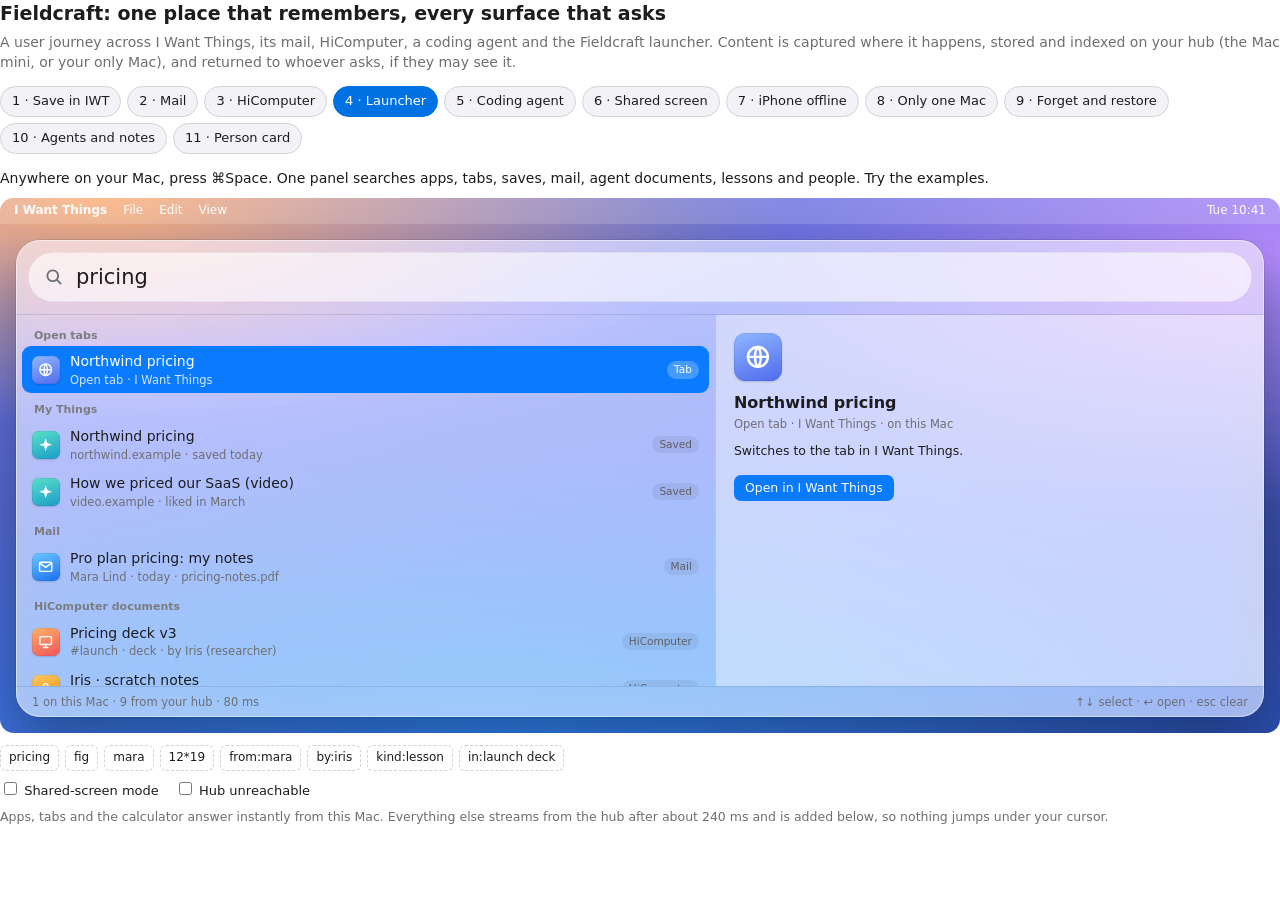
<file: docs/plans/personal-index-prototype.html>
<!doctype html>
<html lang="en"><head><meta charset="utf-8"><meta name="viewport" content="width=device-width,initial-scale=1">
<title>Fieldcraft nexus — user journey prototype</title>
<style>
:root{--fg:var(--foreground,#1d1d1f);--mf:var(--muted-foreground,#6e6e73);--bd:var(--border,#d2d2d7);--pr:var(--primary,#0071e3);--pf:var(--primary-foreground,#fff);--sc:var(--secondary,#f2f2f7);--r:var(--radius,10px);--sys:-apple-system,"SF Pro Text",BlinkMacSystemFont,system-ui,"Helvetica Neue",sans-serif;--acc:#0a7aff}
*{box-sizing:border-box}
body{margin:0;font-family:var(--font-sans,var(--sys));font-size:14px;line-height:1.45;color:var(--fg)}
h1{font-size:19px;margin:0 0 4px}
.lead{color:var(--mf);margin:0 0 14px}
.steps{display:flex;flex-wrap:wrap;gap:6px;margin-bottom:14px}
.steps button,.pbtn{font:inherit;font-size:13px;border:1px solid var(--bd);background:var(--sc);color:var(--fg);border-radius:999px;padding:5px 11px;cursor:pointer}
.steps button[aria-selected=true],.pbtn.pri{background:var(--pr);color:var(--pf);border-color:var(--pr)}
.scene{display:none}.scene.on{display:block}
.story{margin:0 0 10px}
.flow{display:flex;flex-wrap:wrap;gap:6px;align-items:center;margin-top:12px;font-size:12.5px}
.flow span{background:var(--sc);border:1px solid var(--bd);border-radius:8px;padding:5px 9px}
.flow b{color:var(--mf);font-weight:400}
.note{font-size:12.5px;color:var(--mf);margin:8px 0 0}
.chips{display:flex;flex-wrap:wrap;gap:6px;margin:12px 0 8px}
.chips button{font:inherit;font-size:12px;border:1px dashed var(--bd);background:transparent;color:var(--fg);border-radius:6px;padding:3px 8px;cursor:pointer}
.toggles{display:flex;flex-wrap:wrap;gap:16px;font-size:13px}
.toggles input{accent-color:var(--pr)}
/* desktop + mac surfaces */
.desk{position:relative;padding:16px;border-radius:14px;overflow:hidden;font-family:var(--sys);color:#1d1d1f;background:radial-gradient(90% 70% at 8% 0%,#ffb27a 0,rgba(255,178,122,0) 60%),radial-gradient(80% 80% at 100% 10%,#b58cff 0,rgba(181,140,255,0) 60%),radial-gradient(110% 90% at 40% 110%,#2f8cff 0,rgba(47,140,255,0) 70%),linear-gradient(165deg,#6f7ff0,#2b3f9c)}
.desk.ctr{display:flex;justify-content:center}
.menu{display:flex;gap:16px;align-items:center;margin:-16px -16px 16px;padding:4px 14px;font-size:12px;color:#fff;background:rgba(255,255,255,.16);-webkit-backdrop-filter:blur(20px);backdrop-filter:blur(20px)}
.menu b{font-weight:700}.menu .sp{flex:1}
.share{background:#30d158;color:#fff;border-radius:5px;padding:0 7px;font-weight:600}
.mw{border-radius:12px;overflow:hidden;background:rgba(244,244,247,.8);-webkit-backdrop-filter:blur(30px) saturate(1.8);backdrop-filter:blur(30px) saturate(1.8);box-shadow:0 0 0 .5px rgba(0,0,0,.28),0 20px 50px rgba(0,0,0,.35);font-size:13px}
.tb{display:flex;align-items:center;gap:10px;height:48px;padding:0 14px;border-bottom:.5px solid rgba(0,0,0,.12);background:#fafafa}
.tb .ttl{font-weight:600;font-size:13.5px}.tb .sub{color:#86868b;font-size:11.5px}
.tl{display:flex;gap:8px;flex:none}.tl i{width:12px;height:12px;border-radius:50%;background:#ff5f57;box-shadow:inset 0 0 0 .5px rgba(0,0,0,.18)}.tl i+i{background:#febc2e}.tl i+i+i{background:#28c840}
.split{display:grid;grid-template-columns:168px 1fr}
.split3{display:grid;grid-template-columns:150px 200px 1fr}
.sb{padding:14px 8px;min-width:0}.sb .tl{margin:0 6px 18px}
.sh{font-size:11px;font-weight:600;color:#8a8a8e;padding:10px 8px 3px}
.si{display:flex;align-items:center;gap:8px;padding:4px 8px;border-radius:7px;white-space:nowrap;overflow:hidden}
.si.on{background:rgba(0,0,0,.09);font-weight:500}.si .n{margin-left:auto;color:#8a8a8e;font-size:11.5px}
.main{background:#fff;min-width:0;border-left:.5px solid rgba(0,0,0,.1)}
.ic{display:inline-flex;align-items:center;justify-content:center;flex:none;box-shadow:inset 0 0 0 .5px rgba(0,0,0,.12),0 1px 2px rgba(0,0,0,.15);color:#fff;font-weight:600}
.ic svg{fill:none;stroke:#fff;stroke-width:2;stroke-linecap:round;stroke-linejoin:round}
.mb{font:inherit;font-size:12.5px;border:0;border-radius:7px;padding:4px 11px;background:#fff;color:#1d1d1f;box-shadow:0 0 0 .5px rgba(0,0,0,.2),0 1px 1.5px rgba(0,0,0,.1);cursor:default}
.mb.pri{background:var(--acc);color:#fff;box-shadow:none}.mb.red{color:#e5372c}
.dim{color:#86868b}.grn{color:#1f9d4c}.red{color:#e5372c}
/* IWT browser */
.url{flex:1;display:flex;align-items:center;justify-content:center;gap:6px;height:30px;border-radius:999px;background:rgba(0,0,0,.055);color:#3a3a3c;font-size:12.5px}
.chev{color:#8a8a8e;font-size:17px;letter-spacing:8px}
.page{padding:22px 24px 64px;background:#fff}
.plans{display:grid;grid-template-columns:repeat(3,1fr);gap:10px;margin-top:12px}
.plan{border:1px solid #e5e5ea;border-radius:12px;padding:12px}.plan b{display:block;font-size:20px;margin:4px 0}
.plan.hl{border-color:#5856d6;box-shadow:0 0 0 1px #5856d6}
.toast{position:absolute;left:50%;transform:translateX(-50%);bottom:44px;display:flex;gap:10px;align-items:center;white-space:nowrap;background:rgba(40,40,44,.86);color:#fff;-webkit-backdrop-filter:blur(20px);backdrop-filter:blur(20px);border-radius:999px;padding:7px 14px;font-size:12.5px;box-shadow:0 8px 24px rgba(0,0,0,.3)}
[hidden]{display:none!important}.toast a{color:#64b5ff;cursor:pointer;font-weight:600}
/* mail + hc */
.ml{border-left:.5px solid rgba(0,0,0,.1);background:#fff;min-width:0}
.mr{padding:9px 12px;border-bottom:.5px solid #e5e5ea}.mr div{white-space:nowrap;overflow:hidden;text-overflow:ellipsis}
.mr .h{display:flex;justify-content:space-between;gap:6px}.mr .p{color:#86868b;font-size:12px}
.mr.on{background:var(--acc);color:#fff;border-radius:8px;margin:4px 6px;border:0}.mr.on .p,.mr.on .dim{color:rgba(255,255,255,.8)}
.rd{padding:16px 18px}.who{display:flex;gap:10px;align-items:center;padding-bottom:10px;border-bottom:.5px solid #e5e5ea;margin-bottom:10px}
.att{display:inline-flex;gap:8px;align-items:center;border:.5px solid #d1d1d6;border-radius:9px;padding:6px 10px;margin-top:6px}
.msg{display:flex;gap:10px;padding:10px 16px}.msg .bd{flex:1;min-width:0}
.card{display:flex;gap:10px;align-items:center;border:.5px solid #d1d1d6;border-radius:10px;padding:9px 11px;margin-top:6px;background:#fbfbfd}
.compose{margin:8px 16px 14px;border-radius:999px;border:.5px solid #d1d1d6;padding:7px 14px;color:#a1a1a6}
.vb{display:inline-block;font-size:10.5px;border-radius:999px;padding:0 6px;background:rgba(10,122,255,.12);color:#0a63d6;font-weight:500;vertical-align:1px}
/* terminal */
.term{background:rgba(28,28,30,.92);color:#e5e5ea}.term .tb{background:#2c2c2e;border-color:#000;color:#d1d1d6;justify-content:space-between}
.term pre{margin:0;padding:14px 16px;font:12px/1.55 var(--font-mono,ui-monospace,"SF Mono",Menlo,monospace);white-space:pre-wrap}
.term .dim{color:#8e8e93}.term .grn{color:#32d74b}.term .red{color:#ff6961}
/* launcher */
.glass{position:relative;border-radius:24px;overflow:hidden;background:rgba(246,246,250,.62);-webkit-backdrop-filter:blur(30px) saturate(1.9);backdrop-filter:blur(30px) saturate(1.9);box-shadow:0 0 0 .5px rgba(0,0,0,.2),inset 0 0 0 1px rgba(255,255,255,.5),0 26px 60px rgba(0,0,0,.35)}
.lhead{padding:12px}
.field{display:flex;align-items:center;gap:10px;height:50px;padding:0 16px;border-radius:999px;background:rgba(255,255,255,.6);box-shadow:inset 0 0 0 .5px rgba(0,0,0,.1)}
.field input{flex:1;min-width:0;font:400 21px var(--sys);border:0;outline:0;background:transparent;color:#1d1d1f}
.field svg{fill:none;stroke:#6e6e73;stroke-width:2.2;stroke-linecap:round;flex:none}
.mode{display:none;font-size:11px;font-weight:600;border-radius:999px;padding:2px 9px;white-space:nowrap}.mode.on{display:inline-block}
#mShare{background:#ff9f0a;color:#fff}#mOff{background:rgba(0,0,0,.12);color:#3a3a3c}
.lbody{display:grid;grid-template-columns:56% 44%;height:372px;border-top:.5px solid rgba(0,0,0,.1)}
.list{position:relative;overflow:auto;padding:4px 0 8px}
.grp{font-size:11px;font-weight:600;color:#7c7c80;padding:9px 18px 3px}
.it{display:flex;gap:10px;align-items:center;padding:5px 10px;margin:0 6px;border-radius:9px}
.it .t{flex:1;min-width:0}.it .t div{white-space:nowrap;overflow:hidden;text-overflow:ellipsis}
.it .ss{font-size:11.5px;color:#6e6e73}
.src{flex:none;font-size:10.5px;border-radius:999px;padding:1px 7px;background:rgba(0,0,0,.06);color:#5f5f64}
.it.sel{background:var(--acc);color:#fff}.it.sel .ss{color:rgba(255,255,255,.82)}.it.sel .src{background:rgba(255,255,255,.24);color:#fff}
.wait{display:flex;gap:8px;align-items:center;padding:8px 18px;font-size:12px;color:#7c7c80}
.spin{width:12px;height:12px;border:2px solid rgba(0,0,0,.15);border-top-color:#6e6e73;border-radius:50%;animation:sp .8s linear infinite}@keyframes sp{to{transform:rotate(360deg)}}
.pv{border-left:.5px solid rgba(0,0,0,.1);background:rgba(255,255,255,.4);padding:18px;overflow:auto;font-size:12.5px}
.pv h3{margin:10px 0 2px;font-size:16px}.pv .meta{color:#6e6e73;font-size:11.5px;margin-bottom:10px}
.pv .act{display:flex;flex-wrap:wrap;gap:6px;margin-top:14px}
.shot{border-radius:9px;background:linear-gradient(180deg,#fff,#f1f1f6);box-shadow:0 0 0 .5px rgba(0,0,0,.12);padding:8px;font-size:11px;margin-bottom:10px}
.pc h4{margin:12px 0 4px;font-size:11px;font-weight:600;color:#7c7c80}.pc .ln{display:flex;gap:7px;align-items:center;padding:3px 0}
.pc a{color:var(--acc);cursor:pointer;font-size:11.5px;margin-left:auto}
.lfoot{display:flex;justify-content:space-between;gap:8px;padding:7px 16px;border-top:.5px solid rgba(0,0,0,.1);font-size:11.5px;color:#6e6e73}
.empty{color:#86868b;padding:4px 0}
/* settings */
.set{background:#f5f5f7;padding:18px 20px}
.hero{display:flex;gap:12px;align-items:center;margin-bottom:14px}.hero h2{margin:0;font-size:17px}
.box{background:#fff;border-radius:10px;box-shadow:0 0 0 .5px rgba(0,0,0,.1);margin-bottom:12px}
.box>.r{display:flex;align-items:center;gap:10px;padding:9px 12px}.box>.r+.r{border-top:.5px solid #e5e5ea}
.box .r .l{flex:1;min-width:0}
.bt{font-size:11px;font-weight:600;color:#7c7c80;margin:0 4px 5px}
.bar{height:6px;border-radius:3px;background:#e5e5ea;overflow:hidden;display:flex}.bar i{display:block;height:100%}
.sw{width:30px;height:18px;border-radius:9px;background:#34c759;position:relative;flex:none}.sw:after{content:"";position:absolute;right:2px;top:2px;width:14px;height:14px;border-radius:50%;background:#fff;box-shadow:0 1px 2px rgba(0,0,0,.3)}
.seg{display:inline-flex;background:rgba(0,0,0,.07);border-radius:8px;padding:2px}.seg button{font:inherit;font-size:12px;border:0;background:transparent;border-radius:6px;padding:3px 10px;color:#1d1d1f}.seg button.on{background:#fff;box-shadow:0 1px 2px rgba(0,0,0,.18)}
.lock{display:inline-flex;gap:4px;align-items:center;font-size:10.5px;border-radius:999px;padding:1px 7px;background:#fff1d6;color:#9a5b00;white-space:nowrap}
.lg{display:inline-flex;gap:5px;align-items:center;margin-right:10px}.lg i{width:8px;height:8px;border-radius:2px;display:inline-block}
/* phone */
.phone{width:296px;border-radius:50px;padding:11px;background:#1c1c1e;box-shadow:0 0 0 2px #48484a,0 24px 50px rgba(0,0,0,.4)}
.scr{position:relative;border-radius:40px;background:#f2f2f7;overflow:hidden;padding:14px 16px 12px}
.isl{position:absolute;left:50%;top:10px;transform:translateX(-50%);width:92px;height:27px;border-radius:14px;background:#000}
.sbar{display:flex;justify-content:space-between;font-size:13px;font-weight:600;padding:2px 12px 0;height:26px}
.ptitle{font-size:28px;font-weight:700;margin:16px 0 8px}
.psearch{display:flex;gap:6px;align-items:center;background:rgba(118,118,128,.14);border-radius:11px;padding:7px 10px;font-size:15px}
.pban{font-size:12px;background:#fff4d6;color:#8a5300;border-radius:12px;padding:8px 10px;margin:10px 0}
.plist{background:#fff;border-radius:14px;overflow:hidden}.plist .r{display:flex;gap:10px;align-items:center;padding:9px 12px}.plist .r+.r{border-top:.5px solid #e5e5ea}
.thumb{width:40px;height:40px;border-radius:8px;flex:none}
.ptabs{display:flex;justify-content:space-around;margin:66px 4px 6px;padding:7px 4px;border-radius:999px;background:rgba(255,255,255,.75);box-shadow:0 0 0 .5px rgba(0,0,0,.1),0 6px 18px rgba(0,0,0,.12);font-size:10px;color:#6e6e73}
.ptabs span{display:flex;flex-direction:column;align-items:center;gap:1px;padding:3px 8px;white-space:nowrap;border-radius:999px}.ptabs .on{color:var(--acc);background:rgba(10,122,255,.1)}
.ptabs svg{fill:none;stroke:currentColor;stroke-width:1.9;stroke-linecap:round;stroke-linejoin:round}
.home{width:110px;height:4px;border-radius:2px;background:#1d1d1f;margin:6px auto 0}
@media (max-width:600px){.split,.split3{grid-template-columns:1fr}.sb,.split3>.ml{display:none}.main{border-left:0}.lbody{grid-template-columns:1fr;height:auto}.list{max-height:300px}.pv{border-left:0;border-top:.5px solid rgba(0,0,0,.1)}.plans{grid-template-columns:1fr}}
</style></head><body>
<h1>Fieldcraft: one place that remembers, every surface that asks</h1>
<p class="lead">A user journey across I Want Things, its mail, HiComputer, a coding agent and the Fieldcraft launcher. Content is captured where it happens, stored and indexed on your hub (the Mac mini, or your only Mac), and returned to whoever asks, if they may see it.</p>
<div class="steps" role="tablist" id="steps"></div>

<section class="scene" data-t="1 · Save in IWT">
<p class="story">You read a competitor's pricing page in I Want Things and save it.</p>
<div class="desk"><div class="mw">
<div class="tb"><div class="tl"><i></i><i></i><i></i></div><span class="chev">‹›</span><div class="url"><svg width="11" height="11" viewBox="0 0 24 24" style="fill:none;stroke:#8a8a8e;stroke-width:2.4"><rect x="5" y="11" width="14" height="10" rx="2"/><path d="M8 11V8a4 4 0 018 0v3"/></svg>northwind.example/pricing</div><button class="mb pri" id="saveBtn">☆ Save to My Things</button></div>
<div class="page"><div style="display:flex;gap:8px;align-items:center"><i data-ic="nw" data-s="22"></i><b>Northwind</b><span class="dim" style="margin-left:auto">Product · Pricing · Docs</span></div>
<h2 style="margin:16px 0 0;font-size:22px">Simple pricing for growing teams</h2>
<div class="plans"><div class="plan">Starter<b>€9</b><span class="dim">per seat / month</span></div><div class="plan hl">Pro<b>€24</b><span class="dim">per seat, annual only</span></div><div class="plan">Enterprise<b>Talk to us</b><span class="dim">SSO, audit log</span></div></div></div>
</div><div class="toast" id="saveToast" style="bottom:28px" hidden><i data-ic="iwt" data-s="16"></i>Saved. On your hub and searchable everywhere in about a second.</div></div>
<div class="flow"><span>IWT captures the page</span><b>→</b><span>Hub stores it (Fieldcraft owns My Things)</span><b>→</b><span>1 chunk embedded</span><b>→</b><span>Copied to your iPhone's replica</span></div>
<p class="note">Private windows are never captured. The page image is kept, because sites change their images.</p>
</section>

<section class="scene" data-t="2 · Mail">
<p class="story">Mara replies with her notes on your Pro plan price, with a PDF attached.</p>
<div class="desk"><div class="mw split3">
<div class="sb"><div class="tl"><i></i><i></i><i></i></div><div class="sh">Favorites</div><div class="si on"><i data-g="env"></i>Inbox<span class="n">3</span></div><div class="si"><i data-g="star"></i>VIP</div><div class="si"><i data-g="flag"></i>Flagged</div><div class="sh">Mailboxes</div><div class="si"><i data-g="send"></i>Sent</div><div class="si"><i data-g="box"></i>Archive</div><div class="sh">Fieldcraft</div><div class="si dim" style="font-size:11.5px">Indexed 12,480</div></div>
<div class="ml"><div class="tb"><span class="ttl">Inbox</span><span class="sub">3 unread</span></div>
<div class="mr on"><div class="h"><b>Mara Lind</b><span class="dim">09:12</span></div><div>Pro plan pricing: my notes</div><div class="p">I'd go €19 per seat, monthly allowed…</div></div>
<div class="mr"><div class="h"><b>Northwind</b><span class="dim">Oct 31</span></div><div>Your invoice for October</div><div class="p">Invoice NW-1043 is ready</div></div>
<div class="mr"><div class="h"><b>SaaS Weekly</b><span class="dim">Oct 30</span></div><div>5 pricing myths</div><div class="p">This week: seats vs usage</div></div></div>
<div class="main rd"><div class="who"><i data-ic="p:ML" data-s="34"></i><div><b>Mara Lind</b><div class="dim" style="font-size:11.5px">to you · today 09:12</div></div></div>
<b style="font-size:15px">Pro plan pricing: my notes</b><p>I'd go €19 per seat, monthly allowed. Annual-only killed our trial conversion last time. Notes attached.</p>
<div class="att"><i data-ic="pdf" data-s="24"></i><div>pricing-notes.pdf<div class="dim" style="font-size:11px">240 KB</div></div></div></div>
</div></div>
<div class="flow"><span>Mail fetched on device</span><b>→</b><span>Headers + new text sent to hub (quoted replies stripped)</span><b>→</b><span>PDF text extracted, file stays in Gmail</span><b>→</b><span>Invoice and newsletter: keyword index only</span></div>
<p class="note">Automated mail is searchable by keywords but not embedded, which keeps the index small.</p>
</section>

<section class="scene" data-t="3 · HiComputer">
<p class="story">In the #launch room, the researcher agent Iris turns both into a deck.</p>
<div class="desk"><div class="mw split">
<div class="sb"><div class="tl"><i></i><i></i><i></i></div><div class="sh">Rooms</div><div class="si on"># launch</div><div class="si"># billing</div><div class="si"># design</div><div class="sh">Agents</div><div class="si"><i data-ic="p:Ir" data-s="18"></i>Iris · researcher</div><div class="si"><i data-ic="p:Ot" data-s="18"></i>Otto · implementer</div></div>
<div class="main"><div class="tb"><span class="ttl"># launch</span><span class="sub">You, Mara, Iris</span></div>
<div class="msg"><i data-ic="p:Me" data-s="30"></i><div class="bd"><b>You</b> <span class="dim">10:02</span><div>Iris, compare Northwind with Mara's notes and draft our pricing.</div></div></div>
<div class="msg"><i data-ic="p:Ir" data-s="30"></i><div class="bd"><b>Iris</b> <span class="vb">researcher ✓</span> <span class="dim">10:06</span><div>Done. Recommending €19/seat monthly, €16 annual.</div><div class="card"><i data-ic="deck" data-s="30"></i><div><b>Pricing deck v3</b><div class="dim" style="font-size:11.5px">Deck · 6 slides · #launch</div></div></div></div></div>
<div class="compose">Message #launch</div></div></div></div>
<div class="flow"><span>Relay sends the latest version + room members</span><b>→</b><span>Hub indexes the text, tags author Iris (verified)</span><b>→</b><span>Only #launch members can find it</span></div>
<p class="note">Older versions and attachments stay in the relay; the hub keeps text and a link.</p>
</section>

<section class="scene" data-t="4 · Launcher" data-q="pricing">
<p class="story">Anywhere on your Mac, press ⌘Space. One panel searches apps, tabs, saves, mail, agent documents, lessons and people. Try the examples.</p>
<div class="slot"></div>
<p class="note">Apps, tabs and the calculator answer instantly from this Mac. Everything else streams from the hub after about 240 ms and is added below, so nothing jumps under your cursor.</p>
</section>

<section class="scene" data-t="5 · Coding agent">
<p class="story">Later, a coding agent is asked to wire the new price into checkout. It gets the right memories without being told where they are.</p>
<div class="desk"><div class="mw term"><div class="tb"><div class="tl"><i></i><i></i><i></i></div><span>billing-service — claude — 96×24</span><span style="width:52px"></span></div>
<pre>&gt; wire the Pro plan price into checkout
<span class="dim">fieldcraft · should memory help this prompt? yes (0.71)</span>
<span class="dim">fieldcraft · injected 3 notes:</span>
<span class="grn">✓</span> lesson: Stripe price ids live in config/billing.toml  <span class="dim">otto (implementer) ✓</span>
<span class="grn">✓</span> HiComputer: Pricing deck v3 · €19 monthly, €16 annual <span class="dim">iris (researcher) #launch</span>
<span class="grn">✓</span> lesson: checkout tests need STRIPE_MOCK=1              <span class="dim">codex (implementer)</span>
<span class="red">✗</span> <span class="dim">Iris's private scratch notes: not shown (private to Iris)</span>
<span class="red">✗</span> <span class="dim">Mara's mail: not shown (agents can't read your mail unless you allow it)</span></pre></div></div>
<div class="flow"><span>Hook asks the hub</span><b>→</b><span>Access checked before ranking</span><b>→</b><span>Lessons + room docs the agent may see</span><b>→</b><span>Outcome recorded when the agent uses one</span></div>
</section>

<section class="scene" data-t="6 · Shared screen">
<p class="story">You share your screen in a call and open the launcher. Mail, private notes, people and anything not marked safe to show are hidden, and the panel says so.</p>
<div class="desk"><div class="menu"><b>Fieldcraft</b><span>File</span><span>Edit</span><span class="sp"></span><span class="share">▣ Sharing screen</span><span>Tue 10:41</span></div>
<div class="glass" style="max-width:380px;margin:20px auto 30px;padding:14px 16px;display:flex;gap:12px;align-items:center"><i data-ic="fc" data-s="38"></i><div><b>Shared-screen mode is on</b><div style="font-size:12px;color:#3a3a3c">Mail, people and private notes are hidden from the launcher until the share ends.</div></div></div></div>
<div class="flow"><span>macOS reports a screen share (or you flip the switch)</span><b>→</b><span>Launcher sends display context "shared"</span><b>→</b><span>Hub filters before ranking</span></div>
<p class="note">Search "pricing" in the launcher and compare with the normal view.</p>
<p><button class="pbtn pri" id="goShare">Show it in the launcher</button></p>
</section>

<section class="scene" data-t="7 · iPhone offline">
<p class="story">On a train with no signal, you look up the Northwind page on your iPhone and save another one.</p>
<div class="desk ctr"><div class="phone"><div class="scr"><div class="isl"></div><div class="sbar"><span>9:41</span><span style="display:flex;gap:5px;align-items:center"><svg width="17" height="11" viewBox="0 0 17 11" style="fill:#c7c7cc"><rect x="0" y="7" width="3" height="4" rx="1"/><rect x="4.5" y="5" width="3" height="6" rx="1"/><rect x="9" y="3" width="3" height="8" rx="1"/><rect x="13.5" y="0" width="3" height="11" rx="1"/></svg><svg width="24" height="11" viewBox="0 0 24 11"><rect x=".5" y=".5" width="20" height="10" rx="3" style="fill:none;stroke:#8a8a8e"/><rect x="2" y="2" width="13" height="7" rx="1.6" style="fill:#1d1d1f"/><rect x="21.5" y="3.5" width="1.5" height="4" rx=".7" style="fill:#8a8a8e"/></svg></span></div>
<div class="ptitle">My Things</div><div class="psearch"><svg width="14" height="14" viewBox="0 0 24 24" style="fill:none;stroke:#8a8a8e;stroke-width:2.6;stroke-linecap:round"><circle cx="10.5" cy="10.5" r="6.5"/><path d="M15.5 15.5L20 20"/></svg>northwind</div>
<div class="pban">Hub unreachable. Searching this iPhone's copy. 1 save waiting to sync.</div>
<div class="plist"><div class="r"><div class="thumb" style="background:linear-gradient(135deg,#5856d6,#af52de)"></div><div><b>Northwind pricing</b><div class="dim" style="font-size:12px">northwind.example · saved today</div></div></div>
<div class="r"><div class="thumb" style="background:linear-gradient(135deg,#34c7a9,#007aff)"></div><div><b>Northwind changelog</b><div style="font-size:12px;color:#c27c00">Waiting to sync</div></div></div></div>
<div class="ptabs"><span><svg width="20" height="20" viewBox="0 0 24 24"><circle cx="12" cy="12" r="8"/><path d="M4 12h16M12 4c3 3 3 13 0 16M12 4c-3 3-3 13 0 16"/></svg>Browser</span><span><svg width="20" height="20" viewBox="0 0 24 24"><circle cx="10.5" cy="10.5" r="6.5"/><path d="M15.5 15.5L20 20"/></svg>Search</span><span class="on"><svg width="20" height="20" viewBox="0 0 24 24"><path d="M7 4h10v16l-5-4-5 4z"/></svg>My Things</span><span><svg width="20" height="20" viewBox="0 0 24 24"><circle cx="12" cy="12" r="3"/><circle cx="12" cy="12" r="7.5" stroke-dasharray="3 2.9" stroke-width="3"/></svg>Settings</span></div>
<div class="home"></div></div></div></div>
<div class="flow"><span>Phone keeps My Things + last 90 days</span><b>→</b><span>Query encoded on the phone</span><b>→</b><span>New save queued</span><b>→</b><span>Replayed once on reconnect</span></div>
<p class="note">Mail older than 90 days and other rooms' documents need the hub, so they reappear when you're back online.</p>
</section>

<section class="scene" data-t="8 · Only one Mac">
<p class="story">Without a Mac mini, Fieldcraft runs on your MacBook Air, and it becomes the hub.</p>
<div class="desk"><div class="mw split"><div class="sb" data-sb="Hub"></div>
<div class="main set"><div class="hero"><i data-ic="fc" data-s="44"></i><div><h2>This Mac is your hub</h2><div class="dim">MacBook Air · stores and indexes everything, answers your other devices</div></div></div>
<div class="bt">Indexing</div><div class="box"><div class="r"><i data-ic="mail" data-s="22"></i><div class="l">Mail backlog<div class="bar" style="margin-top:5px"><i id="mbar" style="width:62%;background:#0a7aff"></i></div></div><span id="mtxt" class="dim" style="white-space:nowrap;font-size:12px">62% · paused on battery</span><button class="mb" id="plug">Plug in</button></div>
<div class="r"><i data-ic="hc" data-s="22"></i><div class="l">HiComputer</div><span class="grn">Up to date</span></div><div class="r"><i data-ic="iwt" data-s="22"></i><div class="l">My Things · 3,760 items</div><span class="grn">Up to date</span></div></div>
<div class="bt">Storage · 2.65 GB</div><div class="box" id="stor"></div>
<div class="bt">This Mac</div><div class="box"><div class="r"><div class="l">Memory in use</div><span>380 MB <span class="dim">· model loaded while indexing</span></span></div>
<div class="r"><div class="l">Encrypted backup to the cloud<div class="dim" style="font-size:11.5px">Ciphertext only. The key stays in this Mac's Keychain. Last backup 2 h ago.</div></div><span class="sw"></span></div>
<div class="r"><div class="l">iPhone sync<div class="dim" style="font-size:11.5px">When this Mac sleeps, your iPhone syncs through the encrypted relay and catches up on wake.</div></div><span class="sw"></span></div></div>
</div></div></div>
<div class="flow"><span>No mini: this Mac runs the hub</span><b>→</b><span>Backlog pauses on battery, resumes on power</span><b>→</b><span>Encrypted backup off-site</span><b>→</b><span>iPhone via the encrypted relay while asleep</span></div>
<p class="note">Same software as the mini. Moving to a mini later copies the stores across; nothing is re-indexed.</p>
</section>

<section class="scene" data-t="9 · Forget and restore" data-q="pricing">
<p class="story">A result you'd rather not see again: select it and press Forget. It disappears, Undo is offered, and it waits in Archived.</p>
<div class="slot"></div>
<div class="desk" style="margin-top:12px"><div class="mw split"><div class="sb" data-sb="Archived"></div>
<div class="main set"><div class="bt">Archived · restorable for 90 days</div><div class="box" id="arch"></div>
<div style="display:flex;gap:10px;align-items:center;flex-wrap:wrap"><button class="mb" id="readd">Otto tries to re-add a forgotten item</button><span id="readdOut" style="font-size:12px"></span></div></div></div></div>
<div class="flow"><span>Forget</span><b>→</b><span>Hidden everywhere, tombstone kept</span><b>→</b><span>Agents can't re-add it</span><b>→</b><span>After 90 days: purged, only a hash remains</span></div>
<p class="note">The tombstone is what stops an agent or connector from quietly putting a forgotten item back. After the purge only its content hash is kept, so a re-add is still recognised.</p>
</section>

<section class="scene" data-t="10 · Agents and notes">
<p class="story">Every lesson and note carries its author. You see who wrote what and how their lessons fared.</p>
<div class="desk"><div class="mw split"><div class="sb" data-sb="Agents"></div>
<div class="main set"><div class="bt">Agents</div><div class="box" id="agents"></div>
<div style="font-size:11.5px;margin:-4px 4px 14px"><span class="lg"><i style="background:#34c759"></i>confirmed</span><span class="lg"><i style="background:#c7c7cc"></i>ignored</span><span class="lg"><i style="background:#ff453a"></i>contradicted</span></div>
<div style="display:flex;align-items:center;gap:8px;margin:0 4px 6px"><span class="bt" style="margin:0;flex:1">Iris's notes</span><span class="seg" id="viewAs"><button class="on">You (owner)</button><button>Otto (agent)</button></span></div>
<div class="box" id="notes"></div>
<div class="dim" style="font-size:11.5px;margin:0 4px">Author data is recorded and shown here. It does not change ranking yet.</div></div></div></div>
<div class="flow"><span>Token bound to an agent</span><b>→</b><span>Author + verified flag on every write</span><b>→</b><span>Outcomes counted per lesson</span><b>→</b><span>Private notes: author + owner only</span></div>
</section>

<section class="scene" data-t="11 · Person card" data-q="mara">
<p class="story">Search a name and get the person: her mail, the rooms she's in, what she shared, and lessons that mention her.</p>
<div class="slot"></div>
<div class="flow"><span>People from mail senders + room members</span><b>→</b><span>Items link to them</span><b>→</b><span>Card assembled on the hub</span><b>→</b><span>Hidden on a shared screen</span></div>
<p class="note">Turn on shared-screen mode: the card and Mara's mail disappear; the shared benchmark and the lesson stay because they are display-safe.</p>
</section>

<div id="lw"><div class="desk"><div class="menu"><b>I Want Things</b><span>File</span><span>Edit</span><span>View</span><span class="sp"></span><span>Tue 10:41</span></div>
<div class="glass"><div class="lhead"><div class="field"><svg width="20" height="20" viewBox="0 0 24 24"><circle cx="10.5" cy="10.5" r="6.5"/><path d="M15.5 15.5L20 20"/></svg><input id="q" placeholder="Search everything" autocomplete="off" spellcheck="false" aria-label="Search"><span class="mode" id="mShare">Shared screen</span><span class="mode" id="mOff">Hub unreachable</span></div></div>
<div class="lbody"><div class="list" id="list" role="listbox"></div><div class="pv" id="pv"></div></div>
<div class="lfoot"><span id="stat">Type to search</span><span>↑↓ select · ↩ open · esc clear</span></div>
<div class="toast" id="ltoast" hidden></div></div></div>
<div class="chips" id="chips"></div>
<div class="toggles"><label><input type="checkbox" id="tShare"> Shared-screen mode</label><label><input type="checkbox" id="tOff"> Hub unreachable</label></div></div>

<script>
const G={spark:'<path d="M12 3l2.2 6.8L21 12l-6.8 2.2L12 21l-2.2-6.8L3 12l6.8-2.2z" fill="#fff" stroke="none"/>',env:'<rect x="3.5" y="6" width="17" height="12.5" rx="2"/><path d="M4 7l8 6 8-6"/>',chat:'<path d="M5 5.5h14a1 1 0 011 1v8.5a1 1 0 01-1 1h-8l-4 3v-3H5a1 1 0 01-1-1V6.5a1 1 0 011-1z"/>',graph:'<circle cx="6" cy="17" r="2.2"/><circle cx="18" cy="17" r="2.2"/><circle cx="12" cy="6" r="2.2"/><path d="M7.2 15.2L10.8 8M16.8 15.2L13.2 8M8.4 17h7.2"/>',term:'<path d="M6 8l4 4-4 4M12.5 16H18"/>',pen:'<path d="M5 19l1-4L16 5l3 3L9 18z"/>',comp:'<circle cx="12" cy="12" r="8"/><path d="M15.5 8.5l-2 5-5 2 2-5z" fill="#fff"/>',gear:'<circle cx="12" cy="12" r="6.5" stroke-width="3.4" stroke-dasharray="2.6 2.5"/><circle cx="12" cy="12" r="2.4"/>',calc:'<path d="M7 10h10M7 14.5h10"/>',book:'<path d="M4.5 5.5H10a2 2 0 012 2v12a2 2 0 00-2-2H4.5zM19.5 5.5H14a2 2 0 00-2 2v12a2 2 0 012-2h5.5z"/>',globe:'<circle cx="12" cy="12" r="8"/><path d="M4 12h16M12 4c3 3 3 13 0 16M12 4c-3 3-3 13 0 16"/>',clock:'<circle cx="12" cy="12" r="8"/><path d="M12 7.5V12l3 2"/>',bmk:'<path d="M7 4h10v16l-5-4-5 4z"/>',doc:'<path d="M7 3.5h7l4 4V20.5H7z M14 3.5v4h4"/>',deck:'<rect x="4" y="5" width="16" height="11" rx="1.5"/><path d="M12 16v4M9 20h6"/>',lock:'<rect x="6" y="11" width="12" height="9" rx="2"/><path d="M9 11V8a3 3 0 016 0v3"/>',disp:'<rect x="3.5" y="5" width="17" height="11.5" rx="1.5"/><path d="M9 20h6"/>',pdf:'<path d="M7 3.5h7l4 4V20.5H7z"/><path d="M9.5 15h5"/>',n:'<path d="M7 18V6l10 12V6"/>',star:'<path d="M12 4l2.4 5 5.4.6-4 3.7 1.1 5.4L12 16l-4.9 2.7 1.1-5.4-4-3.7 5.4-.6z"/>',flag:'<path d="M6 21V4h11l-2 4 2 4H6"/>',send:'<path d="M4 12l16-7-6 15-3-6z"/>',box:'<rect x="4" y="5" width="16" height="4" rx="1"/><path d="M5.5 9v10h13V9M10 13h4"/>'};
const IC={iwt:['#7ad8ff,#2a6df4','spark'],mail:['#6cc8ff,#1a6ff0','env'],hc:['#c77dff,#5b4ce0','chat'],fc:['#3ad57e,#0b7a55','graph'],term:['#4a4a4e,#1c1c1e','term'],design:['#ff8a65,#a259ff','pen'],web:['#e8f3ff,#62a8ff','comp'],gear:['#b8b8be,#6c6c72','gear'],calc:['#ffb340,#ff7a00','calc'],lesson:['#ffd84d,#ff9f0a','book'],tab:['#8fb7ff,#4f6bed','globe'],hist:['#c7c7cc,#8e8e93','clock'],bmk:['#ff8f8f,#ff3b30','bmk'],saved:['#5be0c8,#1a9cc9','spark'],doc:['#c77dff,#5b4ce0','doc'],deck:['#ffb067,#f2545b','deck'],lock:['#ffc966,#e08a00','lock'],disp:['#7fc8ff,#3478f6','disp'],pdf:['#ff6b6b,#d92d2d','pdf'],nw:['#5e5ce6,#af52de','n']};
function ic(n,s=28){if(n.startsWith('p:')){const t=n.slice(2),h=[...t].reduce((a,c)=>a+c.charCodeAt(0),0)%5,c=['#ff9f0a,#ff6b3d','#5ac8fa,#5856d6','#30d158,#0a8f6a','#bf5af2,#7d3cff','#8e8e93,#48484a'][h];return `<span class="ic" style="width:${s}px;height:${s}px;border-radius:50%;font-size:${s*.4}px;background:linear-gradient(160deg,${c})">${t}</span>`}
 const [c,g]=IC[n]||IC.doc;return `<span class="ic" style="width:${s}px;height:${s}px;border-radius:${s*.24}px;background:linear-gradient(160deg,${c})"><svg viewBox="0 0 24 24" width="${s*.62}" height="${s*.62}">${G[g]}</svg></span>`}
const $=s=>document.querySelector(s);
const fill=root=>{root.querySelectorAll('[data-ic]').forEach(e=>e.outerHTML=ic(e.dataset.ic,+e.dataset.s||28));root.querySelectorAll('[data-g]').forEach(e=>e.outerHTML=`<svg viewBox="0 0 24 24" width="15" height="15" style="fill:none;stroke:#0a7aff;stroke-width:2;stroke-linecap:round;stroke-linejoin:round;flex:none">${G[e.dataset.g]}</svg>`)};
// launcher data (fictional)
const D=[
{id:1,k:'App',t:'Figma',s:'Application',loc:1,safe:1,ic:'design',kw:'figma design'},
{id:2,k:'App',t:'Safari',s:'Application',loc:1,safe:1,ic:'web',kw:'safari browser'},
{id:3,k:'App',t:'I Want Things',s:'Application',loc:1,safe:1,ic:'iwt',kw:'iwt browser i want things'},
{id:4,k:'App',t:'HiComputer',s:'Application',loc:1,safe:1,ic:'hc',kw:'hicomputer agents rooms'},
{id:5,k:'App',t:'Mail',s:'Application',loc:1,safe:1,ic:'mail',kw:'mail'},
{id:6,k:'App',t:'Terminal',s:'Application',loc:1,safe:1,ic:'term',kw:'terminal shell'},
{id:7,k:'App',t:'Displays',s:'System Settings',loc:1,safe:1,ic:'disp',kw:'displays screen resolution'},
{id:8,k:'App',t:'Fieldcraft Settings',s:'Application',loc:1,safe:1,ic:'fc',kw:'fieldcraft settings hub'},
{id:9,k:'Tab',t:'Northwind pricing',s:'Open tab · I Want Things',loc:1,safe:1,kw:'northwind pricing pro starter',open:'I Want Things'},
{id:10,k:'Saved',t:'Northwind pricing',s:'northwind.example · saved today',safe:1,rep:1,img:1,kw:'northwind pricing pro starter competitor',p:'Starter €9/seat · Pro €24/seat, annual only · Enterprise: talk to sales.',open:'I Want Things'},
{id:11,k:'Saved',t:'How we priced our SaaS (video)',s:'video.example · liked in March',safe:1,rep:1,kw:'pricing saas video',p:'A founder walks through per-seat versus usage pricing.',open:'I Want Things'},
{id:12,k:'Saved',t:'Churn benchmarks 2026',s:'shared by Mara Lind · Oct 12',safe:1,rep:1,from:'mara',kw:'churn benchmarks saas trial mara',p:'Median monthly churn by plan type. Mara shared it to #launch.',open:'I Want Things'},
{id:13,k:'Bookmark',t:'Stripe pricing tables docs',s:'docs.stripe.example',safe:1,rep:1,kw:'stripe pricing checkout docs',p:'Bookmarked in the Billing folder.',open:'I Want Things'},
{id:14,k:'History',t:'Seat-based pricing calculator',s:'Visited yesterday',safe:1,kw:'pricing seat calculator',p:'Visited twice, last yesterday 16:40.',open:'I Want Things'},
{id:15,k:'Mail',t:'Pro plan pricing: my notes',s:'Mara Lind · today · pricing-notes.pdf',safe:0,rep:1,from:'mara',kw:'pricing pro plan notes mara trial annual',p:'"I\'d go €19 per seat, monthly allowed. Annual-only killed our trial conversion last time." Attachment text indexed; the PDF stays in Gmail.',open:'Mail'},
{id:16,k:'Mail',t:'Re: Launch date for Pro',s:'Mara Lind · Oct 28',safe:0,rep:1,from:'mara',kw:'launch date pro mara',p:'"Let\'s ship the new price with the November release."',open:'Mail'},
{id:17,k:'Mail',t:'Your invoice for October',s:'Northwind · Oct 31',safe:0,from:'northwind',kw:'invoice northwind',p:'Automated mail: keyword index only.',open:'Mail'},
{id:18,k:'HiComputer',t:'Pricing deck v3',s:'#launch · deck · by Iris (researcher)',safe:1,by:'iris',room:'launch',ic:'deck',kw:'pricing deck pro plan launch iris',p:'Recommends €19/seat monthly, €16 annual. Compares Northwind with Mara\'s notes. 6 slides.',open:'HiComputer'},
{id:19,k:'HiComputer',t:'Iris · scratch notes',s:'private to Iris',safe:0,by:'iris',ic:'lock',kw:'pricing notes scratch iris',p:'Private to Iris. Shown to you as the owner; never to other agents.',open:'HiComputer'},
{id:20,k:'Lesson',t:'Stripe price ids live in config/billing.toml',s:'by otto (implementer) ✓ verified',safe:1,by:'otto',kw:'stripe price checkout billing pricing config',p:'Never hard-code price ids; checkout reads them from config/billing.toml. Confirmed in 4 sessions.',open:'Fieldcraft'},
{id:21,k:'Lesson',t:'Annual-only pricing hurt trial conversion',s:'by distiller · mentions Mara Lind',safe:1,by:'distiller',kw:'pricing annual trial conversion mara',p:'From the 2025 launch retro: trials that could not pick monthly converted 30% less.',open:'Fieldcraft'},
{id:22,k:'Person',t:'Mara Lind',s:'Co-founder · 12 mails · 2 rooms',safe:0,from:'mara',kw:'mara lind',open:'Fieldcraft'}];
const KIC={Tab:'tab',Saved:'saved',Bookmark:'bmk',History:'hist',Mail:'mail',HiComputer:'doc',Lesson:'lesson',Calc:'calc'};
const iconOf=(d,s)=>ic(d.k==='Person'?'p:ML':d.ic||KIC[d.k],s);
const ORDER=['App','Tab','Saved','Mail','HiComputer','Lesson','Person','Bookmark','History'];
const NAMES={App:'Applications',Tab:'Open tabs',Saved:'My Things',Mail:'Mail',HiComputer:'HiComputer documents',Lesson:'Lessons and notes',Person:'People',Bookmark:'Bookmarks',History:'History'};
const q=$('#q'),list=$('#list'),pv=$('#pv'),stat=$('#stat');
let shown=[],sel=0,timer=null,share=false,off=false,ttimer=null;
const F=new Map();// forgotten id -> days left
function parse(v){const f={},w=[];v.toLowerCase().split(/\s+/).filter(Boolean).forEach(x=>{const m=x.match(/^(mail|kind|from|by|in):(.*)$/);if(m){if(m[1]==='mail')f.kind='mail';else f[m[1]]=m[2]}else w.push(x)});return{f,w}}
function match(d,{f,w}){
 if(f.kind&&d.k.toLowerCase()!==f.kind)return 0;
 if(f.from&&!(d.from||'').startsWith(f.from))return 0;
 if(f.by&&!(d.by||'').startsWith(f.by))return 0;
 if(f.in&&!(d.room||'').startsWith(f.in))return 0;
 if(!w.length)return Object.keys(f).length?1:0;
 const hay=(d.t+' '+d.s+' '+d.kw).toLowerCase();let sc=0;
 for(const x of w){if(d.t.toLowerCase().startsWith(x))sc+=3;else if(hay.includes(x))sc+=1;else return 0}
 return sc+(d.k==='App'?1:0)}
function score(arr,P){return arr.filter(d=>!F.has(d.id)).map(d=>({...d,_sc:match(d,P)})).filter(d=>d._sc)}
const vis=d=>!share||d.safe;
function calc(v){if(!/^[\d\s+\-*/().]+$/.test(v)||!/[+\-*/]/.test(v))return null;try{const r=Function('return ('+v+')')();return isFinite(r)?r:null}catch(e){return null}}
function render(local,remote,waiting){
 list.innerHTML='';shown=[];
 const add=(g,arr)=>{if(!arr.length)return;const h=document.createElement('div');h.className='grp';h.textContent=g;list.appendChild(h);
  arr.forEach(d=>{const i=shown.length;shown.push(d);const e=document.createElement('div');e.className='it';e.setAttribute('role','option');
   e.innerHTML=`${iconOf(d,28)}<div class="t"><div>${d.t}</div><div class="ss">${d.s}</div></div><span class="src">${d.k==='Calc'?'Calculator':d.k}</span>`;
   e.onclick=()=>{sel=i;paint()};e.ondblclick=openIt;list.appendChild(e)})};
 const best=local.slice().sort((a,b)=>b._sc-a._sc)[0],top=best&&best._sc>=4?best:null;if(top)add('Top hit',[top]);
 ORDER.forEach(k=>add(NAMES[k],local.filter(d=>d!==top&&d.k===k).slice(0,3)));
 const rb=remote.slice().sort((a,b)=>b._sc-a._sc)[0],rtop=!local.length&&rb&&rb._sc>=3?rb:null;if(rtop)add('Top hit',[rtop]);
 ORDER.forEach(k=>add(NAMES[k],remote.filter(d=>d!==rtop&&d.k===k).sort((a,b)=>b._sc-a._sc).slice(0,3)));
 if(waiting&&!off){const w=document.createElement('div');w.className='wait';w.innerHTML='<span class="spin"></span>Searching your hub…';list.appendChild(w)}
 if(sel>=shown.length)sel=Math.max(0,shown.length-1);paint()}
function personCard(){const L=(i,t,a)=>`<div class="ln">${ic(i,18)}<span>${t}</span>${a?`<a data-q="${a}">Show</a>`:''}</div>`;
 return `<div style="text-align:center">${ic('p:ML',52)}<h3 style="margin-top:6px">Mara Lind</h3><div class="meta">Co-founder · mara@lind.example</div></div><div class="pc">
 <h4>MAIL THREADS</h4>${L('mail','Pro plan pricing: my notes','from:mara')}${L('mail','Re: Launch date for Pro','from:mara')}
 <h4>ROOMS</h4>${L('hc','# launch','in:launch')}${L('hc','# billing')}
 <h4>SHARED WITH YOU</h4>${L('saved','Churn benchmarks 2026','churn')}
 <h4>LESSONS THAT MENTION HER</h4>${L('lesson','Annual-only pricing hurt trial conversion','kind:lesson annual')}</div>
 <div class="act"><button class="mb pri" data-a="open">Open in Fieldcraft</button><button class="mb" data-a="agent">Give to agent</button></div>`}
function paint(){const rows=list.querySelectorAll('.it');rows.forEach((e,i)=>e.classList.toggle('sel',i===sel));const d=shown[sel],e=rows[sel];
 if(e){if(e.offsetTop<list.scrollTop+20)list.scrollTop=e.offsetTop-26;else if(e.offsetTop+e.offsetHeight>list.scrollTop+list.clientHeight)list.scrollTop=e.offsetTop+e.offsetHeight-list.clientHeight+6}
 if(!d){pv.innerHTML=`<div class="empty">${q.value.trim()?'No results'+(share?' that are safe to show on a shared screen.':'.'):'Try “pricing”, “fig”, “mara”, “from:mara”, “by:iris”, “kind:lesson” or “12*19”.'}</div>`;return}
 if(d.k==='Person'){pv.innerHTML=personCard();return}
 const where=d.loc?'on this Mac':off?'this Mac\'s copy':'from your hub';
 const forget=!d.loc&&d.k!=='Calc';
 pv.innerHTML=`${d.img?'<div class="shot"><b>Northwind</b><div class="plans" style="gap:4px;margin-top:6px;grid-template-columns:repeat(3,1fr)"><div class="plan" style="padding:5px">Starter<br>€9</div><div class="plan hl" style="padding:5px">Pro<br>€24</div><div class="plan" style="padding:5px">Ent.<br>—</div></div></div>':iconOf(d,48)}
 <h3>${d.t}</h3><div class="meta">${d.s} · ${where}</div><div>${d.p||(d.k==='App'?'Opens the application.':d.k==='Tab'?'Switches to the tab in I Want Things.':'')}</div>
 ${d.k==='HiComputer'&&d.ic==='lock'?'<p><span class="lock">🔒 private to Iris</span></p>':''}
 <div class="act"><button class="mb pri" data-a="open">${d.k==='Calc'?'Copy':'Open'+(d.open&&d.k!=='App'?' in '+d.open:'')}</button>${forget?'<button class="mb" data-a="agent">Give to agent</button><button class="mb" data-a="priv">Make private</button><button class="mb red" data-a="forget">Forget</button>':''}</div>`}
pv.addEventListener('click',e=>{const a=e.target.closest('[data-a]'),l=e.target.closest('a[data-q]');
 if(l){q.value=l.dataset.q;sel=0;run();return}if(!a)return;const d=shown[sel];if(!d)return;
 ({open:openIt,agent:()=>toast('Handed to an agent as context'),priv:()=>toast('Marked private'),forget:()=>forget(d)})[a.dataset.a]()});
function toast(m,undo){const t=$('#ltoast');t.innerHTML=m+(undo?' <a>Undo</a>':'');t.hidden=false;if(undo)t.querySelector('a').onclick=undo;clearTimeout(ttimer);ttimer=setTimeout(()=>t.hidden=true,undo?6000:2200)}
function openIt(){const d=shown[sel];if(d)toast(d.k==='Calc'?'Copied '+d.t:'Opening '+d.t+(d.open&&d.k!=='App'?' in '+d.open:''))}
function forget(d){F.set(d.id,90);run(1);renderArch();toast(`Forgot “${d.t}”`,()=>{F.delete(d.id);run(1);renderArch();toast('Restored')})}
function foot(local,remote,hid,ms){stat.textContent=`${local.length} on this Mac`+(remote?` · ${remote.length} ${off?'from this Mac\'s copy':'from your hub · '+ms+' ms'}`:'')+(hid?` · ${hid} hidden on a shared screen`:'')}
function run(now){
 clearTimeout(timer);const v=q.value.trim();if(!v){render([],[],0);stat.textContent='Type to search';return}
 const P=parse(v),c=calc(v),all=score(D.filter(d=>d.loc),P);
 const local=all.filter(vis);if(c!==null)local.unshift({id:'calc',k:'Calc',t:String(Math.round(c*1e6)/1e6),s:v+' =',loc:1,safe:1,_sc:9,p:'Press ↩ to copy the result.'});
 const hub=()=>{const r=score(D.filter(d=>!d.loc&&(!off||d.rep)),P);return[r.filter(vis),r.filter(d=>!vis(d)).length+all.length-local.length+(c!==null?1:0)]};
 if(now){const [r,h]=hub();render(local,r,0);foot(local,r,h,31);return}
 render(local,[],1);foot(local,null,0);
 const t0=performance.now();
 timer=setTimeout(()=>{const cur=shown[sel]&&shown[sel].id,[r,h]=hub();render(local,r,0);const k=shown.findIndex(d=>d.id===cur);if(k>=0)sel=k;paint();
  foot(local,r,h,Math.round(performance.now()-t0-200+28))},off?60:240)}
q.addEventListener('input',()=>{sel=0;run()});
q.addEventListener('keydown',e=>{const k=e.key||e.code||({40:'ArrowDown',38:'ArrowUp',13:'Enter',27:'Escape'})[e.keyCode];
 if(k==='ArrowDown'){sel=Math.min(sel+1,shown.length-1);paint();e.preventDefault()}else if(k==='ArrowUp'){sel=Math.max(sel-1,0);paint();e.preventDefault()}else if(k==='Enter')openIt();else if(k==='Escape'){q.value='';run()}});
['pricing','fig','mara','12*19','from:mara','by:iris','kind:lesson','in:launch deck'].forEach(x=>{const b=document.createElement('button');b.textContent=x;b.onclick=()=>{q.value=x;sel=0;run();q.focus({preventScroll:true})};$('#chips').appendChild(b)});
const setShare=v=>{share=v;$('#tShare').checked=v;$('#mShare').classList.toggle('on',v);run()};
const setOff=v=>{off=v;$('#tOff').checked=v;$('#mOff').classList.toggle('on',v);run()};
$('#tShare').onchange=e=>setShare(e.target.checked);$('#tOff').onchange=e=>setOff(e.target.checked);
// archived (scene 9)
function renderArch(){const a=$('#arch');$('#readdOut').textContent='';if(!F.size){a.innerHTML='<div class="r dim">Nothing archived. Forget a result in the launcher above.</div>';return}
 a.innerHTML=[...F].map(([id,days])=>{const d=D.find(x=>x.id===id);return `<div class="r">${iconOf(d,24)}<div class="l">${d.t}<div class="dim" style="font-size:11.5px">${d.k} · forgotten today</div></div><span class="dim" style="font-size:11.5px">${days} days left</span><button class="mb" data-r="${id}">Restore</button></div>`}).join('')}
$('#arch').onclick=e=>{const b=e.target.closest('[data-r]');if(!b)return;const id=+b.dataset.r,d=D.find(x=>x.id===id);F.delete(id);renderArch();run(1);toast(`Restored “${d.t}”`)};
$('#readd').onclick=()=>{const o=$('#readdOut');if(!F.size){o.innerHTML='<span class="dim">Forget something first.</span>';return}const d=D.find(x=>x.id===[...F.keys()][0]);o.innerHTML=`<span class="red">Rejected:</span> “${d.t}” is tombstoned (forgotten by the owner). Not re-added.`};
// settings sidebars, storage, agents, notes
const SB=['General','Hub','Sources','Agents','Archived','Backup'],SBI={General:'gear',Hub:'fc',Sources:'iwt',Agents:'hc',Archived:'lock',Backup:'disp'};
document.querySelectorAll('[data-sb]').forEach(e=>e.innerHTML='<div class="tl"><i></i><i></i><i></i></div><div class="sh">Fieldcraft</div>'+SB.map(n=>`<div class="si${n===e.dataset.sb?' on':''}">${ic(SBI[n],18)}${n}</div>`).join(''));
$('#stor').innerHTML=[['mail','Mail',1900,'1.9 GB','#0a7aff'],['lesson','Lessons',600,'0.6 GB','#ff9f0a'],['hc','HiComputer',140,'140 MB','#af52de'],['iwt','My Things',10,'10 MB','#30b0c7']].map(([i,n,mb,l,c])=>`<div class="r">${ic(i,20)}<div class="l">${n}<div class="bar" style="margin-top:4px"><i style="width:${Math.max(1,mb/19)}%;background:${c}"></i></div></div><span style="width:60px;text-align:right">${l}</span></div>`).join('');
let pct=62,pt=null;$('#plug').onclick=()=>{const b=$('#plug');if(pt){clearInterval(pt);pt=null;b.textContent='Plug in';$('#mtxt').textContent=pct+'% · paused on battery';return}
 b.textContent='Unplug';pt=setInterval(()=>{pct=Math.min(100,pct+1);$('#mbar').style.width=pct+'%';$('#mtxt').textContent=pct<100?pct+'% · indexing on power':'Up to date';if(pct>=100){clearInterval(pt);pt=null;b.hidden=true}},150)};
$('#agents').innerHTML=[['Ot','Otto','implementer',1,12,18,4,0],['Ir','Iris','researcher',1,7,9,6,1],['Co','codex','implementer',0,3,3,2,0],['Di','distiller','pipeline',1,63,40,52,7]].map(([a,n,r,v,l,c,i,x])=>{const t=c+i+x,w=t/99*100;
 return `<div class="r">${ic('p:'+a,26)}<div style="width:158px;white-space:nowrap"><b>${n}</b> ${v?'<span class="vb">✓ verified</span>':''}<div class="dim" style="font-size:11.5px">${r} · ${l} lessons</div></div><div class="l"><div class="bar" style="height:8px;width:${w}%;min-width:8px"><i style="width:${c/t*100}%;background:#34c759"></i><i style="width:${i/t*100}%;background:#c7c7cc"></i><i style="width:${x/t*100}%;background:#ff453a"></i></div></div><span style="font-variant-numeric:tabular-nums;white-space:nowrap;min-width:64px;text-align:right">${c} / ${i} / ${x}</span></div>`}).join('');
const NOTES=['Northwind\'s annual-only may be a churn hedge, not a margin play','Check whether €16 annual undercuts Starter for 3-seat teams','Re-read Mara\'s PDF p.2 before v4'];
function renderNotes(owner){$('#notes').innerHTML=owner?NOTES.map(t=>`<div class="r">${ic('lock',22)}<div class="l">${t}<div class="dim" style="font-size:11.5px">by Iris · scratch</div></div><span class="lock">🔒 private to Iris</span></div>`).join(''):'<div class="r"><div class="l dim">No notes visible. Iris\'s 3 private notes are hidden from other agents.</div></div>'}
$('#viewAs').onclick=e=>{const b=e.target.closest('button');if(!b)return;[...$('#viewAs').children].forEach(x=>x.classList.toggle('on',x===b));renderNotes(b===$('#viewAs').firstElementChild)};
// journey steps
const scenes=[...document.querySelectorAll('.scene')],steps=$('#steps'),lw=$('#lw');
function show(i){scenes.forEach((s,j)=>s.classList.toggle('on',i===j));[...steps.children].forEach((b,j)=>b.setAttribute('aria-selected',i===j));
 const sl=scenes[i].querySelector('.slot');if(sl){sl.appendChild(lw);if(scenes[i].dataset.q){q.value=scenes[i].dataset.q;sel=0;run()}}}
scenes.forEach((s,i)=>{const b=document.createElement('button');b.setAttribute('role','tab');b.textContent=s.dataset.t;b.onclick=()=>show(i);steps.appendChild(b)});
$('#saveBtn').onclick=()=>{$('#saveToast').hidden=false;$('#saveBtn').textContent='★ Saved'};
$('#goShare').onclick=()=>{share=true;$('#tShare').checked=true;$('#mShare').classList.add('on');show(3)};
fill(document);renderArch();renderNotes(1);show(3);
</script></body></html>
</file>
